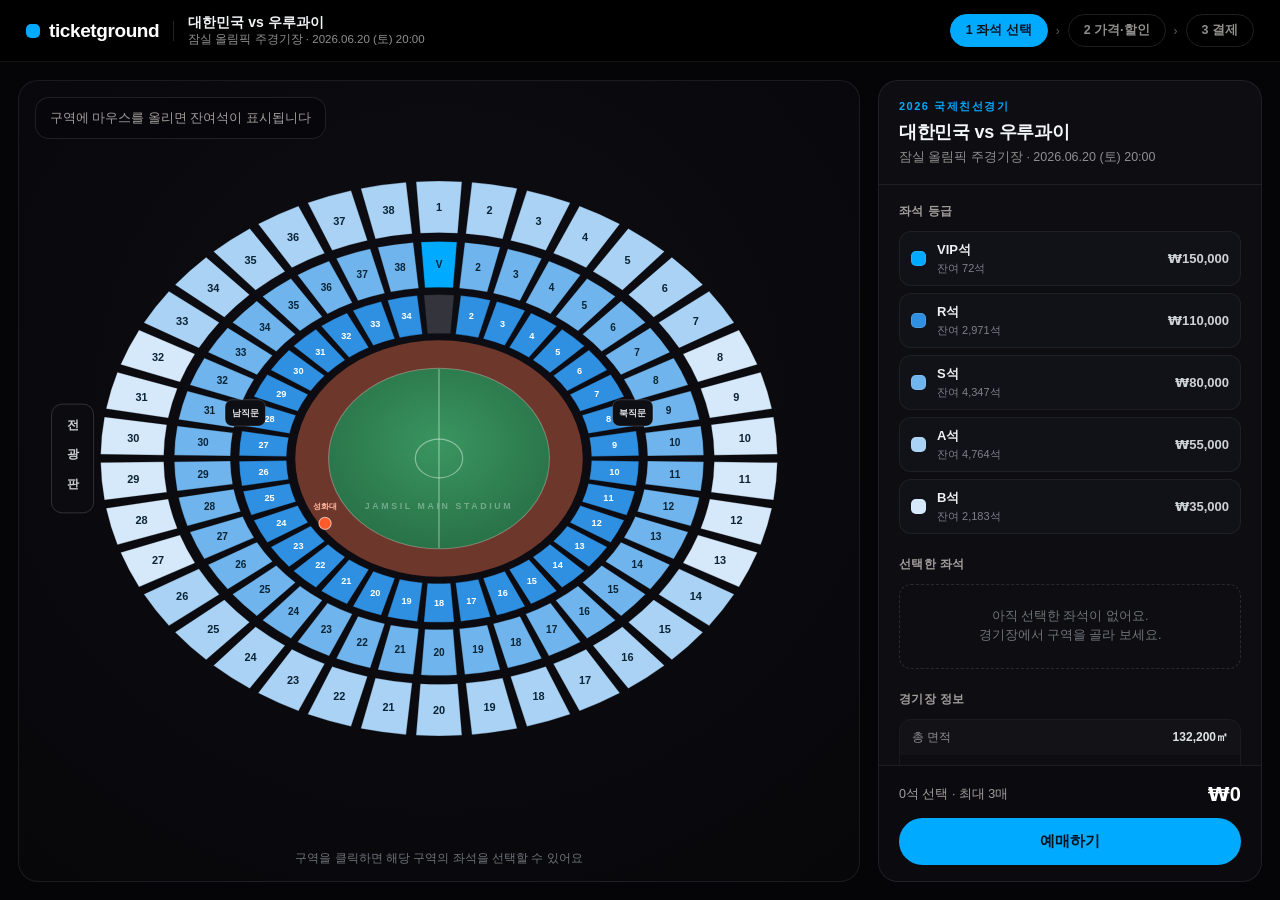
<file: public/jamsil-stadium-map.html>
<!doctype html>
<html lang="ko">
  <head>
    <meta charset="UTF-8" />
    <meta name="viewport" content="width=device-width, initial-scale=1.0" />
    <title>Ticketground 좌석 선택</title>
    <style>
      * { box-sizing: border-box; }
      html, body { margin: 0; padding: 0; height: 100%; }
      body {
        background: #050507;
        color: #f1f3f5;
        font-family: "Helvetica Neue", Helvetica, ui-sans-serif, system-ui, "Apple SD Gothic Neo", "Noto Sans KR", sans-serif;
        -webkit-font-smoothing: antialiased;
        overflow: hidden;
      }
      ::selection { background: #00aaff; color: #fff; }
      ::-webkit-scrollbar { width: 9px; height: 9px; }
      ::-webkit-scrollbar-thumb { background: rgba(255,255,255,.14); border-radius: 999px; }
      ::-webkit-scrollbar-track { background: transparent; }
      @keyframes tgpop { from { transform: scale(.92); opacity: 0; } to { transform: scale(1); opacity: 1; } }
      @keyframes tgfade { from { opacity: 0; } to { opacity: 1; } }
      @keyframes tgtoast { from { transform: translate(-50%, 14px); opacity: 0; } to { transform: translate(-50%, 0); opacity: 1; } }
      button { font: inherit; }
      .shell { min-height: 100vh; height: 100vh; display: flex; flex-direction: column; background: #050507; color: #f1f3f5; overflow: hidden; }
      .topbar { display: flex; align-items: center; justify-content: space-between; gap: 18px; height: 62px; padding: 0 26px; flex: 0 0 auto; border-bottom: 1px solid rgba(255,255,255,.08); background: #000; }
      .brand-wrap { display: flex; align-items: center; gap: 14px; min-width: 0; }
      .brand { display: flex; align-items: center; gap: 9px; }
      .brand-mark { width: 14px; height: 14px; border-radius: 5px; background: #00aaff; }
      .brand-name { font-size: 19px; font-weight: 800; letter-spacing: -.4px; color: #fff; }
      .bar-line { width: 1px; height: 20px; background: rgba(255,255,255,.14); }
      .event-mini { display: flex; flex-direction: column; min-width: 0; }
      .event-mini strong { font-size: 14px; font-weight: 700; color: #f1f3f5; white-space: nowrap; overflow: hidden; text-overflow: ellipsis; }
      .event-mini span { font-size: 11.5px; color: #908f8e; white-space: nowrap; }
      .steps { display: flex; align-items: center; gap: 8px; }
      .step { padding: 7px 15px; border-radius: 999px; border: 1px solid rgba(255,255,255,.12); color: #908f8e; font-size: 12.5px; font-weight: 600; }
      .step.active { background: #00aaff; border-color: #00aaff; color: #00131f; font-weight: 800; }
      .chev { color: #5b5e64; font-size: 12px; }
      main { flex: 1 1 auto; min-height: 0; display: flex; gap: 18px; padding: 18px; }
      .map-panel { flex: 1 1 auto; min-width: 0; position: relative; display: flex; flex-direction: column; background: radial-gradient(120% 120% at 50% 38%, #0d0d14 0%, #070709 70%); border: 1px solid rgba(255,255,255,.08); border-radius: 20px; overflow: hidden; }
      .hover-card { position: absolute; top: 16px; left: 16px; z-index: 3; display: flex; align-items: center; gap: 9px; min-height: 42px; padding: 9px 14px; border-radius: 14px; background: rgba(7,7,12,.82); border: 1px solid rgba(255,255,255,.1); backdrop-filter: blur(8px); }
      .hover-card strong { font-size: 14px; font-weight: 800; color: #00aaff; }
      .hover-card span { font-size: 12.5px; color: #a29e9c; }
      .svg-wrap { flex: 1 1 auto; min-height: 0; display: flex; align-items: center; justify-content: center; padding: 8px 8px 2px; }
      svg { width: 100%; height: 100%; }
      .map-foot { flex: 0 0 auto; text-align: center; padding: 6px 0 14px; font-size: 12px; color: #6f737a; }
      .block-path { cursor: pointer; transition: filter .12s ease, stroke-width .12s ease; }
      .block-path:hover { filter: brightness(1.12); }
      aside { flex: 0 0 384px; width: 384px; display: flex; flex-direction: column; background: #0d0d12; border: 1px solid rgba(255,255,255,.08); border-radius: 20px; overflow: hidden; }
      .aside-head { flex: 0 0 auto; padding: 18px 20px; border-bottom: 1px solid rgba(255,255,255,.07); }
      .aside-head .sub { font-size: 11px; font-weight: 800; letter-spacing: 1.5px; color: #00aaff; margin-bottom: 6px; }
      .aside-head h1 { margin: 0; font-size: 18px; font-weight: 800; letter-spacing: -.3px; color: #f4f6f8; }
      .aside-head p { margin: 5px 0 0; font-size: 12.5px; color: #908f8e; }
      .aside-body { flex: 1 1 auto; min-height: 0; overflow: auto; padding: 18px 20px; display: flex; flex-direction: column; gap: 22px; }
      .section-title { font-size: 12px; font-weight: 800; letter-spacing: .4px; color: #a29e9c; margin-bottom: 11px; }
      .legend-list, .selected-list { display: flex; flex-direction: column; gap: 7px; }
      .legend-item { display: flex; align-items: center; gap: 11px; padding: 9px 11px; border-radius: 12px; background: #111118; border: 1px solid rgba(255,255,255,.06); }
      .swatch { width: 15px; height: 15px; border-radius: 5px; flex: 0 0 auto; background: var(--c); box-shadow: 0 0 0 1px rgba(255,255,255,.12) inset; }
      .legend-meta { flex: 1 1 auto; min-width: 0; }
      .legend-meta strong { display: block; font-size: 13px; font-weight: 800; color: #eef1f3; }
      .legend-meta span { display: block; font-size: 11px; color: #7e828a; margin-top: 2px; }
      .legend-price { font-size: 13px; font-weight: 800; color: #cdd2d6; }
      .selected-head { display: flex; align-items: center; justify-content: space-between; margin-bottom: 11px; }
      .text-button { background: none; border: none; color: #7e828a; font-size: 11.5px; cursor: pointer; padding: 2px 4px; }
      .text-button:hover { color: #f1f3f5; }
      .selected-item { display: flex; align-items: center; gap: 10px; padding: 10px 11px; border-radius: 12px; background: rgba(0,170,255,.08); border: 1px solid rgba(0,170,255,.22); }
      .selected-item .dot { width: 11px; height: 11px; border-radius: 4px; flex: 0 0 auto; background: var(--c); }
      .selected-item-info { flex: 1 1 auto; min-width: 0; }
      .selected-item-info strong { display: block; font-size: 13px; font-weight: 800; color: #eef1f3; }
      .selected-item-info span { display: block; font-size: 11px; color: #7e828a; margin-top: 2px; }
      .remove-seat { flex: 0 0 auto; width: 22px; height: 22px; border-radius: 7px; border: 1px solid rgba(255,255,255,.12); background: transparent; color: #a29e9c; cursor: pointer; font-size: 13px; line-height: 1; }
      .remove-seat:hover { background: rgba(255,255,255,.08); color: #fff; }
      .empty { padding: 22px 14px; border-radius: 12px; border: 1px dashed rgba(255,255,255,.12); text-align: center; color: #6f737a; font-size: 12.5px; line-height: 1.55; }
      .info-table { display: flex; flex-direction: column; border-radius: 12px; overflow: hidden; border: 1px solid rgba(255,255,255,.06); }
      .info-row { display: flex; align-items: center; justify-content: space-between; padding: 9px 12px; background: transparent; font-size: 12px; }
      .info-row:nth-child(odd) { background: rgba(255,255,255,.02); }
      .info-row span { color: #908f8e; }
      .info-row strong { color: #dfe2e6; font-weight: 700; }
      .checkout { flex: 0 0 auto; padding: 16px 20px; border-top: 1px solid rgba(255,255,255,.08); background: #0a0a0f; }
      .checkout-sum { display: flex; align-items: center; justify-content: space-between; margin-bottom: 12px; }
      .checkout-sum span { font-size: 12.5px; color: #a29e9c; }
      .checkout-sum strong { font-size: 20px; font-weight: 900; color: #fff; }
      .checkout button { width: 100%; padding: 14px; border: none; border-radius: 999px; background: #00aaff; color: #00131f; font-size: 15px; font-weight: 900; cursor: pointer; letter-spacing: -.2px; }
      .checkout button:hover { filter: brightness(1.07); }
      .modal-backdrop { position: fixed; inset: 0; z-index: 40; background: rgba(2,2,5,.68); backdrop-filter: blur(3px); display: flex; align-items: center; justify-content: center; padding: 24px; animation: tgfade .14s ease; }
      .modal { width: min(760px, 95vw); max-height: 90vh; display: flex; flex-direction: column; background: #101016; border: 1px solid rgba(255,255,255,.1); border-radius: 20px; overflow: hidden; animation: tgpop .16s cubic-bezier(.2,.8,.3,1); }
      .modal-head { flex: 0 0 auto; display: flex; align-items: center; justify-content: space-between; padding: 18px 20px; border-bottom: 1px solid rgba(255,255,255,.08); }
      .modal-title { display: flex; align-items: center; gap: 12px; }
      .modal-chip { width: 34px; height: 34px; border-radius: 9px; background: var(--c); box-shadow: 0 0 0 1px rgba(255,255,255,.14) inset; }
      .modal-title strong { display: block; font-size: 17px; font-weight: 900; color: #f4f6f8; }
      .modal-title span { display: block; margin-top: 3px; font-size: 12px; color: #908f8e; }
      .close { width: 32px; height: 32px; border-radius: 9px; border: 1px solid rgba(255,255,255,.12); background: transparent; color: #cdd2d6; font-size: 17px; cursor: pointer; line-height: 1; }
      .close:hover { background: rgba(255,255,255,.08); color: #fff; }
      .modal-legend { flex: 0 0 auto; display: flex; align-items: center; gap: 18px; padding: 11px 20px; border-bottom: 1px solid rgba(255,255,255,.06); font-size: 11.5px; color: #908f8e; }
      .modal-legend span { display: flex; align-items: center; gap: 7px; }
      .mini-seat { width: 14px; height: 14px; border-radius: 3px; background: var(--c); }
      .seat-area { flex: 1 1 auto; min-height: 0; overflow: auto; padding: 20px; display: flex; flex-direction: column; align-items: center; gap: 4px; }
      .seat-row { display: flex; align-items: center; gap: 3px; }
      .row-label { width: 18px; text-align: right; font-size: 9.5px; color: #6f737a; margin-right: 5px; flex: 0 0 auto; }
      .seat { width: 22px; height: 19px; border-radius: 4px; display: flex; align-items: center; justify-content: center; font-size: 9px; font-weight: 800; line-height: 1; flex: 0 0 auto; border: 1.5px solid transparent; cursor: pointer; color: #06243a; background: var(--c); }
      .seat:hover { filter: brightness(1.1); }
      .seat.sold { background: #2b2b33; color: #55585f; cursor: default; }
      .seat.selected { background: #fff; color: #0084c7; border-color: #00aaff; }
      .field-strip { flex: 0 0 auto; display: flex; align-items: center; justify-content: center; gap: 10px; padding: 9px; background: linear-gradient(#1a6b42,#13502f); color: rgba(255,255,255,.92); font-size: 11.5px; font-weight: 800; letter-spacing: 6px; }
      .modal-foot { flex: 0 0 auto; display: flex; align-items: center; justify-content: space-between; gap: 12px; padding: 15px 20px; border-top: 1px solid rgba(255,255,255,.08); }
      .modal-foot span { font-size: 13px; color: #a29e9c; }
      .modal-foot button { padding: 11px 22px; border: none; border-radius: 999px; background: #fff; color: #0a0a0f; font-size: 14px; font-weight: 900; cursor: pointer; }
      .modal-foot button:hover { filter: brightness(.94); }
      .toast { position: fixed; left: 50%; bottom: 34px; transform: translateX(-50%); z-index: 60; padding: 13px 22px; border-radius: 999px; background: #1a1a22; border: 1px solid rgba(255,255,255,.14); color: #f1f3f5; font-size: 13.5px; font-weight: 700; box-shadow: 0 12px 40px rgba(0,0,0,.5); animation: tgtoast .2s ease; }
      @media (max-width: 980px) {
        body { overflow: auto; }
        .shell { height: auto; min-height: 100vh; }
        main { flex-direction: column; }
        aside { flex: 0 0 auto; width: 100%; }
        .steps { display: none; }
        .topbar { padding: 0 16px; }
        .svg-wrap { min-height: 56vh; }
      }
    </style>
  </head>
  <body>
    <div class="shell">
      <header class="topbar">
        <div class="brand-wrap">
          <div class="brand"><div class="brand-mark"></div><span class="brand-name">ticketground</span></div>
          <div class="bar-line"></div>
          <div class="event-mini"><strong id="miniTitle">대한민국 vs 우루과이</strong><span id="miniMeta">잠실 올림픽 주경기장 · 2026.06.20 (토) 20:00</span></div>
        </div>
        <div class="steps"><div class="step active">1 좌석 선택</div><div class="chev">›</div><div class="step">2 가격·할인</div><div class="chev">›</div><div class="step">3 결제</div></div>
      </header>
      <main>
        <section class="map-panel">
          <div class="hover-card" id="hoverCard"><span>구역에 마우스를 올리면 잔여석이 표시됩니다</span></div>
          <div class="svg-wrap">
            <svg viewBox="0 0 940 760" preserveAspectRatio="xMidYMid meet" aria-label="잠실 올림픽 주경기장 좌석 구역도">
              <defs><radialGradient id="pitchg" cx="50%" cy="42%" r="70%"><stop offset="0%" stop-color="#3a9560"></stop><stop offset="100%" stop-color="#256b43"></stop></radialGradient></defs>
              <ellipse cx="470" cy="372" rx="164" ry="135" fill="#6e372c"></ellipse>
              <ellipse cx="470" cy="372" rx="126" ry="103" fill="url(#pitchg)"></ellipse>
              <ellipse cx="470" cy="372" rx="126" ry="103" fill="none" stroke="rgba(255,255,255,.28)" stroke-width="1.2"></ellipse>
              <line x1="470" y1="270" x2="470" y2="474" stroke="rgba(255,255,255,.42)" stroke-width="1.4"></line>
              <ellipse cx="470" cy="372" rx="27" ry="22" fill="none" stroke="rgba(255,255,255,.42)" stroke-width="1.4"></ellipse>
              <text x="470" y="430" text-anchor="middle" font-size="10" fill="rgba(255,255,255,.34)" style="letter-spacing:3px;font-weight:600">JAMSIL MAIN STADIUM</text>
              <g id="blockLayer"></g>
              <g id="overlayLayer" style="pointer-events:none"></g>
              <g style="pointer-events:none">
                <rect x="28" y="310" width="48" height="124" rx="12" fill="#0b0b10" stroke="rgba(255,255,255,.18)"></rect>
                <text x="52" y="338" text-anchor="middle" font-size="14" fill="#cdd2d6" style="font-weight:700">전</text>
                <text x="52" y="372" text-anchor="middle" font-size="14" fill="#cdd2d6" style="font-weight:700">광</text>
                <text x="52" y="406" text-anchor="middle" font-size="14" fill="#cdd2d6" style="font-weight:700">판</text>
                <rect x="226" y="305" width="46" height="30" rx="8" fill="#0e0e15" stroke="rgba(255,255,255,.2)"></rect>
                <text x="249" y="320" text-anchor="middle" dominant-baseline="central" font-size="10.5" fill="#dfe3e7" style="font-weight:700">남직문</text>
                <rect x="668" y="305" width="46" height="30" rx="8" fill="#0e0e15" stroke="rgba(255,255,255,.2)"></rect>
                <text x="691" y="320" text-anchor="middle" dominant-baseline="central" font-size="10.5" fill="#dfe3e7" style="font-weight:700">북직문</text>
                <text x="340" y="430" text-anchor="middle" font-size="9.5" fill="#ffb59c" style="font-weight:700">성화대</text>
                <circle cx="340" cy="446" r="7" fill="#ff5a2b"></circle><circle cx="340" cy="446" r="7" fill="none" stroke="rgba(255,255,255,.6)" stroke-width="1.2"></circle>
              </g>
            </svg>
          </div>
          <div class="map-foot">구역을 클릭하면 해당 구역의 좌석을 선택할 수 있어요</div>
        </section>
        <aside>
          <div class="aside-head"><div class="sub" id="eventSub">2026 국제친선경기</div><h1 id="eventTitle">대한민국 vs 우루과이</h1><p id="eventVenueDate">잠실 올림픽 주경기장 · 2026.06.20 (토) 20:00</p></div>
          <div class="aside-body">
            <section><div class="section-title">좌석 등급</div><div class="legend-list" id="legendList"></div></section>
            <section><div class="selected-head"><div class="section-title" style="margin:0">선택한 좌석</div><button class="text-button" id="clearBtn" hidden>전체 해제</button></div><div class="selected-list" id="selectedList"></div></section>
            <section><div class="section-title">경기장 정보</div><div class="info-table" id="infoTable"></div></section>
          </div>
          <div class="checkout"><div class="checkout-sum"><span id="countLabel">0석 선택 · 최대 3매</span><strong id="totalPrice">₩0</strong></div><button id="checkoutBtn">예매하기</button></div>
        </aside>
      </main>
    </div>
    <div id="modalHost"></div>
    <div id="toastHost"></div>
    <script>
      const config = {
        eventTitle: "대한민국 vs 우루과이",
        eventSub: "2026 국제친선경기",
        eventVenue: "잠실 올림픽 주경기장",
        eventDate: "2026.06.20 (토) 20:00",
        maxTickets: 3
      };
      const state = { detail: null, selections: {}, hover: null, toast: null };
      const CX = 470, CY = 372, ASP = 0.82;
      const COLORS = { VIP:'#00aaff', R:'#2f8fe0', S:'#6fb4ec', A:'#a9d2f5', B:'#d6e9fb', press:'#34343c' };
      const GNAME  = { VIP:'VIP석', R:'R석', S:'S석', A:'A석', B:'B석' };
      const PRICE  = { VIP:150000, R:110000, S:80000, A:55000, B:35000 };
      let blocks = [];
      const fmt = (n) => '₩' + Number(n).toLocaleString('ko-KR');
      const svgNS = 'http://www.w3.org/2000/svg';
      function rng(seed){ let s=(seed*2654435761)>>>0; return ()=>{ s=(s*1664525+1013904223)>>>0; return s/4294967296; }; }
      function pt(a,r){ return [ CX + r*Math.cos(a), CY + r*Math.sin(a)*ASP ]; }
      function sector(a0,a1,ri,ro){
        const p0=pt(a0,ro), p1=pt(a1,ro), p2=pt(a1,ri), p3=pt(a0,ri);
        const f=(n)=>n.toFixed(2), A=ASP;
        return 'M '+f(p0[0])+' '+f(p0[1])+' A '+f(ro)+' '+f(ro*A)+' 0 0 1 '+f(p1[0])+' '+f(p1[1])+' L '+f(p2[0])+' '+f(p2[1])+' A '+f(ri)+' '+f(ri*A)+' 0 0 0 '+f(p3[0])+' '+f(p3[1])+' Z';
      }
      function buildBlocks(){
        const rings = [
          { name:'1F', ri:174, ro:228, N:34, grade:'R', cols:16, rows:9, topType:'press' },
          { name:'2F', ri:238, ro:302, N:38, grade:'S', cols:18, rows:11, topType:'vip' },
          { name:'3F', ri:314, ro:386, N:38, grade:'A', cols:23, rows:14 }
        ];
        const top = -Math.PI/2, out = [];
        let uid = 0;
        rings.forEach(ring => {
          const step = 2*Math.PI/ring.N, gap = step*0.18;
          for(let i=0;i<ring.N;i++){
            const center = top + i*step;
            const a0 = center-(step-gap)/2, a1 = center+(step-gap)/2;
            let type='normal', grade=ring.grade, num=String(i+1);
            if(i===0 && ring.topType==='press'){ type='press'; grade='press'; num=''; }
            else if(i===0 && ring.topType==='vip'){ type='vip'; grade='VIP'; num='V'; }
            if(ring.name==='3F'){
              let deg=((center-top)*180/Math.PI)%360; if(deg<0) deg+=360;
              grade = (deg<58||deg>302||(deg>122&&deg<238)) ? 'A' : 'B';
            }
            let cols=ring.cols+((i%3)-1), rows=ring.rows+(i%2);
            if(type==='vip'){ cols=14; rows=7; }
            if(type==='press'){ cols=0; rows=0; }
            const total=cols*rows, random=rng(uid+17), ratio=0.16+random()*0.5;
            const soldSet=new Set();
            if(total){ for(let rr=0;rr<rows;rr++) for(let cc=0;cc<cols;cc++){ if(random()<ratio) soldSet.add(rr+'-'+cc); } }
            const cen=pt(center,(ring.ri+ring.ro)/2), badge=pt(center, ring.ro-13);
            out.push({ id:'b'+uid, ring:ring.name, type, grade, num, d:sector(a0,a1,ring.ri,ring.ro), lx:cen[0], ly:cen[1], bx:badge[0], by:badge[1], cols, rows, total, soldSet, remaining: total-soldSet.size, fs:ring.name==='3F'?12.5:(ring.name==='2F'?11.5:10.5) });
            uid++;
          }
        });
        return out;
      }
      const byId = (id) => blocks.find(b=>b.id===id);
      const totalSel = () => Object.values(state.selections).reduce((a,v)=>a+v.length,0);
      function setState(next){ Object.assign(state, typeof next === 'function' ? next(state) : next); render(); }
      function showToast(msg){ state.toast = msg; renderToast(); clearTimeout(showToast.t); showToast.t=setTimeout(()=>{ state.toast=null; renderToast(); },2200); }
      function toggleSeat(bid, sid){
        const arr = state.selections[bid] ? state.selections[bid].slice() : [];
        const idx = arr.indexOf(sid);
        if(idx < 0 && totalSel() >= config.maxTickets){ showToast('최대 '+config.maxTickets+'매까지 선택할 수 있어요'); return; }
        const next = { ...state.selections };
        if(idx >= 0) arr.splice(idx,1); else arr.push(sid);
        if(arr.length) next[bid] = arr; else delete next[bid];
        setState({ selections: next });
      }
      function checkout(){ if(totalSel()===0){ showToast('좌석을 먼저 선택해 주세요'); return; } showToast('예매 정보가 확인되었어요 (프로토타입)'); }
      function blockLabel(b){ return b.type==='vip' ? 'VIP' : b.num+'구역'; }
      function labelFillFor(b, soldOut){ if(b.type==='press') return '#9aa0a8'; if(soldOut) return '#8c9098'; if(b.grade==='R') return '#fff'; if(b.grade==='VIP') return '#06243a'; return '#0a2435'; }
      function renderMap(){
        const blockLayer = document.querySelector('#blockLayer');
        const overlayLayer = document.querySelector('#overlayLayer');
        blockLayer.replaceChildren(); overlayLayer.replaceChildren();
        blocks.forEach(b => {
          const selCount=(state.selections[b.id]||[]).length;
          const soldOut=b.type!=='press' && b.remaining===0;
          const hovered=state.hover===b.id;
          const path=document.createElementNS(svgNS,'path');
          path.setAttribute('d', b.d);
          path.setAttribute('fill', b.type==='press'?COLORS.press:(soldOut?'#3a3a42':COLORS[b.grade]));
          path.setAttribute('stroke', (selCount>0||hovered)?'#fff':'rgba(5,5,10,.35)');
          path.setAttribute('stroke-width', selCount>0?2.6:(hovered?2:0.8));
          path.setAttribute('stroke-linejoin','round');
          path.setAttribute('data-block-id', b.id);
          path.setAttribute('aria-label', b.type === 'press' ? '기자석' : `${blockLabel(b)} ${GNAME[b.grade]} 좌석 선택`);
          path.setAttribute('tabindex', b.type === 'press' ? '-1' : '0');
          path.classList.add('block-path');
          if(b.type !== 'press') path.addEventListener('click', () => setState({ detail:b.id }));
          path.addEventListener('keydown', (event) => {
            if (b.type !== 'press' && (event.key === 'Enter' || event.key === ' ')) {
              event.preventDefault();
              setState({ detail:b.id });
            }
          });
          path.addEventListener('mouseenter', () => setState({ hover:b.id }));
          path.addEventListener('mouseleave', () => { if(state.hover === b.id) setState({ hover:null }); });
          blockLayer.appendChild(path);
          if(b.num){
            const text=document.createElementNS(svgNS,'text');
            text.setAttribute('x',b.lx); text.setAttribute('y',b.ly); text.setAttribute('fill',labelFillFor(b, soldOut)); text.setAttribute('font-size',b.fs); text.setAttribute('text-anchor','middle'); text.setAttribute('dominant-baseline','central'); text.style.fontWeight='700'; text.textContent=b.num; overlayLayer.appendChild(text);
          }
          if(selCount>0){
            const c=document.createElementNS(svgNS,'circle'); c.setAttribute('cx',b.bx); c.setAttribute('cy',b.by); c.setAttribute('r',9.5); c.setAttribute('fill','#00aaff'); c.setAttribute('stroke','#fff'); c.setAttribute('stroke-width','1.5'); overlayLayer.appendChild(c);
            const t=document.createElementNS(svgNS,'text'); t.setAttribute('x',b.bx); t.setAttribute('y',b.by); t.setAttribute('fill','#fff'); t.setAttribute('font-size','11'); t.setAttribute('text-anchor','middle'); t.setAttribute('dominant-baseline','central'); t.style.fontWeight='800'; t.textContent=String(selCount); overlayLayer.appendChild(t);
          }
        });
      }
      function renderHover(){
        const node=document.querySelector('#hoverCard');
        const b=state.hover && byId(state.hover);
        if(!b){ node.innerHTML='<span>구역에 마우스를 올리면 잔여석이 표시됩니다</span>'; return; }
        const num = b.type==='press' ? 'PRESS' : blockLabel(b);
        const text = b.type==='press' ? '기자석 · 관계자 전용' : `${GNAME[b.grade]} · 잔여 ${b.remaining}석 / 총 ${b.total}석`;
        node.innerHTML=`<strong>${num}</strong><span>${text}</span>`;
      }
      function renderLegend(){
        const node=document.querySelector('#legendList');
        node.innerHTML=['VIP','R','S','A','B'].map(g=>{
          const rem=blocks.filter(b=>b.grade===g).reduce((a,b)=>a+b.remaining,0);
          return `<div class="legend-item"><div class="swatch" style="--c:${COLORS[g]}"></div><div class="legend-meta"><strong>${GNAME[g]}</strong><span>잔여 ${rem.toLocaleString('ko-KR')}석</span></div><div class="legend-price">${fmt(PRICE[g])}</div></div>`;
        }).join('');
      }
      function renderSelections(){
        const node=document.querySelector('#selectedList');
        const clear=document.querySelector('#clearBtn');
        const rows=[];
        Object.keys(state.selections).forEach(bid=>{
          const b=byId(bid);
          (state.selections[bid]||[]).slice().sort((x,y)=>{ const [a,c]=x.split('-').map(Number),[d,e]=y.split('-').map(Number); return a-d||c-e; }).forEach(sid=>{
            const [rr,cc]=sid.split('-').map(Number);
            rows.push({ bid, sid, html:`<div class="selected-item"><div class="dot" style="--c:${COLORS[b.grade]}"></div><div class="selected-item-info"><strong>${blockLabel(b)} · ${rr+1}열 ${cc+1}번</strong><span>${GNAME[b.grade]} · ${fmt(PRICE[b.grade])}</span></div><button class="remove-seat" data-remove="${bid}:${sid}">×</button></div>` });
          });
        });
        clear.hidden = rows.length === 0;
        node.innerHTML = rows.length ? rows.map(r=>r.html).join('') : '<div class="empty">아직 선택한 좌석이 없어요.<br>경기장에서 구역을 골라 보세요.</div>';
        node.querySelectorAll('[data-remove]').forEach(btn => btn.addEventListener('click', () => { const [bid,sid]=btn.dataset.remove.split(':'); toggleSeat(bid,sid); }));
      }
      function renderInfo(){
        const rows=[['총 면적','132,200㎡'],['총 좌석','65,599석 · 112블럭'],['1층','12,693석 · 34블럭'],['2층','15,125석 · 39블럭'],['중2층 VIP','976석 · 1블럭'],['3층','36,805석 · 38블럭'],['출입구','외측 68 · 내측 75']];
        document.querySelector('#infoTable').innerHTML=rows.map(([k,v])=>`<div class="info-row"><span>${k}</span><strong>${v}</strong></div>`).join('');
      }
      function renderTotals(){
        const count=totalSel();
        const total=Object.keys(state.selections).reduce((a,bid)=>a+state.selections[bid].length*PRICE[byId(bid).grade],0);
        document.querySelector('#countLabel').textContent=`${count}석 선택 · 최대 ${config.maxTickets}매`;
        document.querySelector('#totalPrice').textContent=fmt(total);
      }
      function renderModal(){
        const host=document.querySelector('#modalHost');
        const b=state.detail && byId(state.detail);
        if(!b){ host.innerHTML=''; return; }
        const selSet=new Set(state.selections[b.id]||[]);
        let rows='';
        for(let r=0;r<b.rows;r++){
          let seats='';
          for(let c=0;c<b.cols;c++){
            const id=r+'-'+c, sold=b.soldSet.has(id), isSel=selSet.has(id);
            seats += `<button class="seat ${sold?'sold':''} ${isSel?'selected':''}" data-seat="${id}" ${sold?'disabled':''}>${c+1}</button>`;
          }
          rows += `<div class="seat-row"><div class="row-label">${r+1}</div>${seats}</div>`;
        }
        host.innerHTML=`<div class="modal-backdrop" id="modalBackdrop"><div class="modal" id="modal"><div class="modal-head"><div class="modal-title"><div class="modal-chip" style="--c:${COLORS[b.grade]}"></div><div><strong>${blockLabel(b)}</strong><span>${GNAME[b.grade]} · ${fmt(PRICE[b.grade])} · 잔여 ${b.remaining}석 / 총 ${b.total}석</span></div></div><button class="close" id="closeModal">×</button></div><div class="modal-legend"><span><div class="mini-seat" style="--c:${COLORS[b.grade]}"></div>예매 가능</span><span><div class="mini-seat" style="background:#fff;border:1.5px solid #00aaff"></div>선택</span><span><div class="mini-seat" style="background:#2b2b33"></div>매진</span></div><div class="seat-area">${rows}</div><div class="field-strip">◀  경기장 · FIELD  ▶</div><div class="modal-foot"><span>이 구역 선택 <b style="color:#00aaff">${selSet.size}</b>석 · ${totalSel()}석 선택 · 최대 ${config.maxTickets}매</span><button id="doneModal">선택 완료</button></div></div></div>`;
        document.querySelector('#modalBackdrop').addEventListener('click', () => setState({ detail:null }));
        document.querySelector('#modal').addEventListener('click', e => e.stopPropagation());
        document.querySelector('#closeModal').addEventListener('click', () => setState({ detail:null }));
        document.querySelector('#doneModal').addEventListener('click', () => setState({ detail:null }));
        host.querySelectorAll('[data-seat]').forEach(btn => btn.addEventListener('click', () => toggleSeat(b.id, btn.dataset.seat)));
      }
      function renderToast(){ document.querySelector('#toastHost').innerHTML = state.toast ? `<div class="toast">${state.toast}</div>` : ''; }
      function render(){ renderMap(); renderHover(); renderLegend(); renderSelections(); renderInfo(); renderTotals(); renderModal(); renderToast(); }
      document.querySelector('#clearBtn').addEventListener('click', () => setState({ selections:{} }));
      document.querySelector('#checkoutBtn').addEventListener('click', checkout);
      document.querySelector('#miniTitle').textContent=config.eventTitle;
      document.querySelector('#miniMeta').textContent=`${config.eventVenue} · ${config.eventDate}`;
      document.querySelector('#eventSub').textContent=config.eventSub;
      document.querySelector('#eventTitle').textContent=config.eventTitle;
      document.querySelector('#eventVenueDate').textContent=`${config.eventVenue} · ${config.eventDate}`;
      blocks = buildBlocks();
      render();
    </script>
  </body>
</html>
</file>
